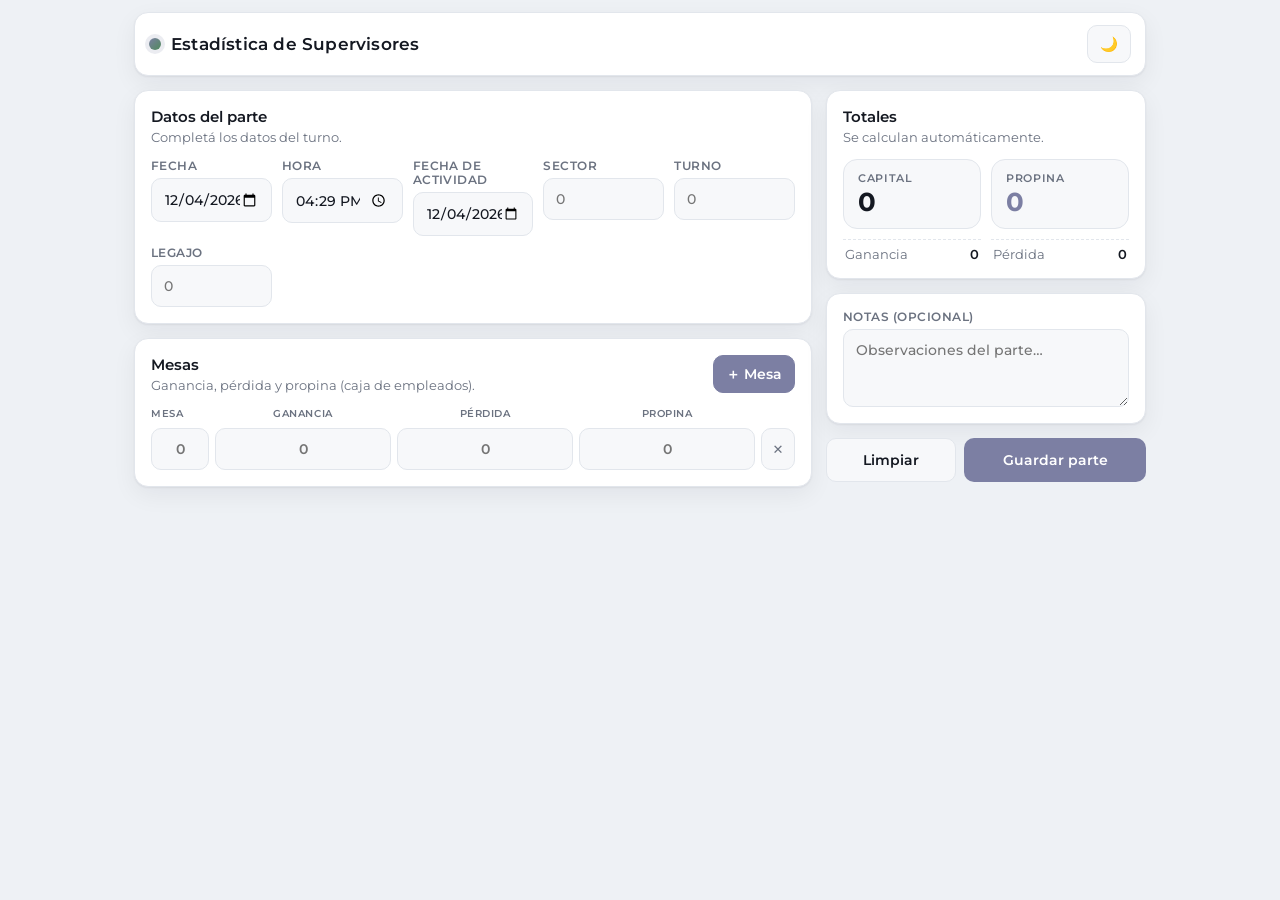
<file: index.html>
<!DOCTYPE html>
<html lang="es">
<head>
  <meta charset="UTF-8" />
  <meta name="viewport" content="width=device-width, initial-scale=1.0" />
  <meta name="theme-color" content="#eef1f5" />
  <title>Estadística de Supervisores</title>

  <link rel="preconnect" href="https://fonts.googleapis.com" />
  <link rel="preconnect" href="https://fonts.gstatic.com" crossorigin />
  <link href="https://fonts.googleapis.com/css2?family=Montserrat:wght@400;500;600;700&display=swap" rel="stylesheet" />
  <link rel="stylesheet" href="styles.css?v=2" />
</head>
<body>
  <div class="app">
    <header class="topbar">
      <div class="brand">
        <span class="brand-dot" aria-hidden="true"></span>
        <h1>Estadística de Supervisores</h1>
      </div>
      <div class="topbar-actions">
        <button id="syncBadge" class="sync-badge" type="button" hidden></button>
        <button id="btnTheme" class="icon-btn" type="button" title="Cambiar tema" aria-label="Cambiar tema">🌙</button>
      </div>
    </header>

    <main class="sheet">
      <!-- ============ Datos del parte ============ -->
      <section class="card">
        <h2 class="card-title">Datos del parte</h2>
        <p class="card-sub">Completá los datos del turno.</p>
        <div class="meta-grid">
          <label class="field">Fecha
            <input id="fecha" type="date" />
          </label>
          <label class="field">Hora
            <input id="hora" type="time" />
          </label>
          <label class="field">Fecha de actividad
            <input id="activityDate" type="date" />
          </label>
          <label class="field">Sector
            <input id="sector" type="number" inputmode="numeric" min="0" step="1" placeholder="0" />
          </label>
          <label class="field">Turno
            <input id="turno" type="number" inputmode="numeric" min="0" step="1" placeholder="0" />
          </label>
          <label class="field">Legajo
            <input id="legajo" type="number" inputmode="numeric" min="0" step="1" placeholder="0" />
          </label>
        </div>
      </section>

      <!-- ============ Mesas ============ -->
      <section class="card">
        <div class="card-head">
          <div>
            <h2 class="card-title">Mesas</h2>
            <p class="card-sub">Ganancia, pérdida y propina (caja de empleados).</p>
          </div>
          <button id="btnAddMesa" class="icon-btn icon-btn-accent" type="button">＋ Mesa</button>
        </div>

        <div class="mesa-head" aria-hidden="true">
          <span>Mesa</span>
          <span>Ganancia</span>
          <span>Pérdida</span>
          <span>Propina</span>
          <span></span>
        </div>
        <div id="mesas" class="mesas"></div>
        <p id="mesasError" class="form-error" hidden></p>
        <p id="mesasEmpty" class="empty" hidden>Agregá al menos una mesa.</p>
      </section>
    </main>

    <!-- ============ Panel: totales + acciones ============ -->
    <aside class="panel">
      <section class="card">
        <h2 class="card-title">Totales</h2>
        <p class="card-sub">Se calculan automáticamente.</p>
        <div class="totals">
          <div class="total total-capital" id="capitalWrap">
            <span class="total-label">Capital</span>
            <span class="total-value" id="tCapital">0</span>
          </div>
          <div class="total total-propina">
            <span class="total-label">Propina</span>
            <span class="total-value" id="tPropina">0</span>
          </div>
        </div>
        <div class="totals-sm">
          <div class="total-sm"><span class="total-sm-label">Ganancia</span><span class="total-sm-value" id="tGanancia">0</span></div>
          <div class="total-sm"><span class="total-sm-label">Pérdida</span><span class="total-sm-value" id="tPerdida">0</span></div>
        </div>
      </section>

      <section class="card">
        <label class="field field-notes">Notas (opcional)
          <textarea id="notas" rows="3" placeholder="Observaciones del parte…"></textarea>
        </label>
      </section>

      <div class="panel-actions">
        <button id="btnClear" class="btn btn-ghost" type="button">Limpiar</button>
        <button id="btnSave" class="btn btn-primary" type="button">Guardar parte</button>
      </div>
    </aside>
  </div>

  <div id="toast" class="toast" hidden></div>

  <!-- ============ Modal de confirmación ============ -->
  <div id="confirmModal" class="modal" hidden>
    <div class="modal-card">
      <h3 id="confirmTitle" class="modal-title">Confirmar</h3>
      <p id="confirmBody" class="modal-body"></p>
      <div class="modal-actions">
        <button id="confirmNo" class="btn btn-ghost" type="button">Cancelar</button>
        <button id="confirmYes" class="btn btn-primary" type="button">Aceptar</button>
      </div>
    </div>
  </div>

  <!-- ============ Modal de parte guardado ============ -->
  <div id="okModal" class="modal" hidden>
    <div class="modal-card">
      <h3 class="modal-title">✅ Parte guardado</h3>
      <div id="okBody" class="modal-body ok-body"></div>
      <div class="modal-actions">
        <button data-close class="btn btn-primary" type="button">Listo</button>
      </div>
    </div>
  </div>

  <script src="config.js?v=2"></script>
  <script src="supabase.js?v=2"></script>
  <script src="app.js?v=2"></script>
</body>
</html>
</file>
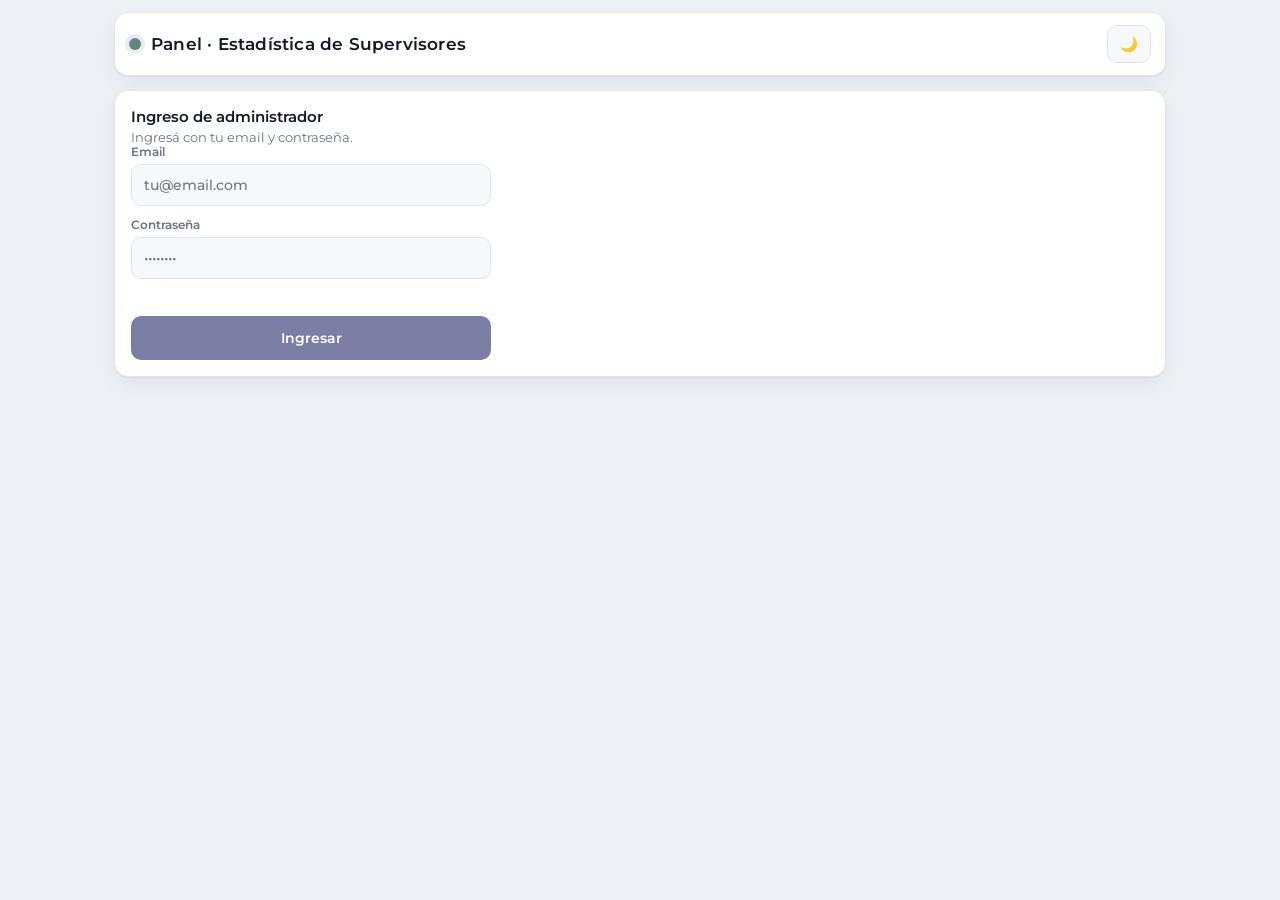
<file: admin.html>
<!DOCTYPE html>
<html lang="es">
<head>
  <meta charset="UTF-8" />
  <meta name="viewport" content="width=device-width, initial-scale=1.0" />
  <meta name="robots" content="noindex, nofollow" />
  <meta name="theme-color" content="#eef1f5" />
  <title>Estadística de Supervisores · Admin</title>

  <link rel="preconnect" href="https://fonts.googleapis.com" />
  <link rel="preconnect" href="https://fonts.gstatic.com" crossorigin />
  <link href="https://fonts.googleapis.com/css2?family=Montserrat:wght@400;500;600;700&display=swap" rel="stylesheet" />
  <link rel="stylesheet" href="styles.css?v=2" />
</head>
<body>
  <div class="admin">
    <header class="topbar">
      <div class="brand">
        <span class="brand-dot" aria-hidden="true"></span>
        <h1>Panel · Estadística de Supervisores</h1>
      </div>
      <div class="topbar-actions">
        <button id="btnReload" class="icon-btn" type="button" title="Recargar datos" hidden>↻</button>
        <button id="btnExport" class="icon-btn" type="button" title="Exportar CSV" hidden>CSV</button>
        <button id="btnTheme" class="icon-btn" type="button" title="Cambiar tema" aria-label="Cambiar tema">🌙</button>
        <button id="btnLogout" class="icon-btn" type="button" hidden>Salir</button>
      </div>
    </header>

    <!-- ============ Login ============ -->
    <div id="loginView" class="card">
      <h2 class="card-title">Ingreso de administrador</h2>
      <p class="card-sub">Ingresá con tu email y contraseña.</p>
      <form id="loginForm" class="form">
        <label class="field">Email
          <input id="email" type="email" autocomplete="username" placeholder="tu@email.com" />
        </label>
        <label class="field">Contraseña
          <input id="password" type="password" autocomplete="current-password" placeholder="••••••••" />
        </label>
        <p id="loginMsg" class="form-msg"></p>
        <button id="loginBtn" class="btn btn-primary" type="submit">Ingresar</button>
      </form>
    </div>

    <!-- ============ Dashboard ============ -->
    <div id="dashView" hidden>
      <section class="card">
        <h2 class="card-title">Filtros</h2>
        <p class="card-sub">Dejá un campo vacío para no filtrar por ese criterio.</p>
        <div class="filters">
          <label class="field">Desde (fecha actividad)
            <input id="fFrom" type="date" />
          </label>
          <label class="field">Hasta (fecha actividad)
            <input id="fTo" type="date" />
          </label>
          <label class="field">Sector
            <input id="fSector" type="number" inputmode="numeric" min="0" placeholder="Todos" />
          </label>
          <label class="field">Turno
            <input id="fTurno" type="number" inputmode="numeric" min="0" placeholder="Todos" />
          </label>
          <label class="field">Legajo
            <input id="fLegajo" type="number" inputmode="numeric" min="0" placeholder="Todos" />
          </label>
          <button id="btnApply" class="btn btn-primary" type="button">Aplicar filtros</button>
        </div>
      </section>

      <div class="kpis" id="kpis"></div>

      <div class="grid-2">
        <section class="card">
          <h2 class="card-title">Partes por día</h2>
          <p class="card-sub">Últimos 14 días con actividad.</p>
          <div id="dayBars" class="bars"></div>
        </section>
        <section class="card">
          <h2 class="card-title">Por turno</h2>
          <div class="table-scroll"><table id="turnoTable" class="data-table"></table></div>
        </section>
      </div>

      <div class="grid-2">
        <section class="card">
          <h2 class="card-title">Por sector</h2>
          <div class="table-scroll"><table id="sectorTable" class="data-table"></table></div>
        </section>
        <section class="card">
          <h2 class="card-title">Por supervisor (legajo)</h2>
          <div class="table-scroll"><table id="legajoTable" class="data-table"></table></div>
        </section>
      </div>

      <section class="card">
        <h2 class="card-title">Por fecha de actividad</h2>
        <div class="table-scroll"><table id="dayTable" class="data-table"></table></div>
      </section>

      <section class="card">
        <h2 class="card-title">Partes</h2>
        <p class="card-sub">Tocá ▶ para ver el detalle de las mesas.</p>
        <div class="table-scroll"><table id="reportsTable" class="data-table"></table></div>
      </section>
    </div>
  </div>

  <div id="toast" class="toast" hidden></div>

  <script src="config.js?v=2"></script>
  <script src="supabase.js?v=2"></script>
  <script src="admin.js?v=2"></script>
</body>
</html>
</file>
<file: styles.css>
/* =============================================================
   Estadística de Supervisores — Estilos
   ============================================================= */

:root {
  --bg: #eef1f5;
  --surface: #ffffff;
  --surface-2: #f7f8fa;
  --text: #141821;
  --muted: #6b7280;
  --border: #e2e6ec;
  --shadow: 0 1px 2px rgba(16, 24, 40, .06), 0 8px 24px rgba(16, 24, 40, .06);

  --accent: #7c7fa3;
  --accent-ink: #ffffff;
  --pos: #4f8a5b;
  --neg: #b5655e;
  --danger: #b5655e;

  --cell-empty: #f3f5f9;
  --radius: 14px;
  --radius-sm: 9px;
  --anim: 190ms;
}

body.dark {
  --bg: #0d0f13;
  --surface: #161a21;
  --surface-2: #1c212b;
  --text: #e8ebf0;
  --muted: #98a1b3;
  --border: #262c38;
  --shadow: 0 1px 2px rgba(0, 0, 0, .4), 0 10px 30px rgba(0, 0, 0, .35);

  --accent: #a2a5d4;
  --accent-ink: #16181f;
  --pos: #6faa7c;
  --neg: #c9837c;
  --danger: #c9837c;

  --cell-empty: #14181f;
}

* { box-sizing: border-box; }
html, body { height: 100%; }

body {
  margin: 0;
  font-family: 'Montserrat', -apple-system, BlinkMacSystemFont, 'Segoe UI', system-ui, sans-serif;
  background: var(--bg);
  color: var(--text);
  -webkit-font-smoothing: antialiased;
  -webkit-tap-highlight-color: transparent;
  transition: background var(--anim) ease, color var(--anim) ease;
}

h1 { font-size: 1.05rem; margin: 0; font-weight: 600; letter-spacing: .2px; }
button { font-family: inherit; cursor: pointer; }

/* El atributo hidden siempre debe ganar, incluso sobre .modal { display: grid } */
[hidden] { display: none !important; }

/* ===================== LAYOUT ===================== */
.app {
  max-width: 1040px;
  margin: 0 auto;
  padding: 12px 14px 40px;
  display: grid;
  grid-template-columns: minmax(0, 1fr) 320px;
  grid-template-areas:
    "topbar topbar"
    "sheet  panel";
  gap: 14px;
  align-items: start;
}
.sheet { grid-area: sheet; display: flex; flex-direction: column; gap: 14px; min-width: 0; }
.panel { grid-area: panel; display: flex; flex-direction: column; gap: 14px; position: sticky; top: 12px; }

/* ===================== TOPBAR ===================== */
.topbar {
  grid-area: topbar;
  display: flex;
  align-items: center;
  justify-content: space-between;
  background: var(--surface);
  border: 1px solid var(--border);
  border-radius: var(--radius);
  padding: 12px 14px;
  box-shadow: var(--shadow);
}
.brand { display: flex; align-items: center; gap: 10px; min-width: 0; }
.brand h1 { white-space: nowrap; overflow: hidden; text-overflow: ellipsis; }
.brand-dot {
  width: 12px; height: 12px; border-radius: 50%;
  background: linear-gradient(135deg, var(--accent), var(--pos));
  box-shadow: 0 0 0 4px color-mix(in srgb, var(--accent) 15%, transparent);
  flex: 0 0 auto;
}
.topbar-actions { display: flex; align-items: center; gap: 8px; }

.icon-btn {
  border: 1px solid var(--border);
  background: var(--surface-2);
  color: var(--text);
  height: 38px; min-width: 38px;
  padding: 0 12px;
  border-radius: 10px;
  font-size: .9rem; font-weight: 600;
  transition: transform var(--anim) ease, background var(--anim) ease, border-color var(--anim) ease;
}
.icon-btn:hover { transform: translateY(-1px); }
.icon-btn:active { transform: translateY(0) scale(.97); }
.icon-btn-accent { background: var(--accent); border-color: var(--accent); color: var(--accent-ink); }

.sync-badge {
  font-size: .7rem; font-weight: 600;
  color: #92400e; background: #fef3c7;
  border: 0; border-radius: 999px; padding: 4px 9px;
  font-family: inherit; line-height: 1.2; cursor: pointer;
}
.sync-badge:hover { filter: brightness(.95); }
body.dark .sync-badge { color: #fde68a; background: #422006; }

/* ===================== CARDS ===================== */
.card {
  background: var(--surface);
  border: 1px solid var(--border);
  border-radius: var(--radius);
  padding: 16px;
  box-shadow: var(--shadow);
}
.card-title { margin: 0; font-size: .95rem; font-weight: 600; }
.card-sub { margin: 4px 0 0; font-size: .8rem; color: var(--muted); }
.card-head {
  display: flex; align-items: flex-start; justify-content: space-between;
  gap: 10px; margin-bottom: 14px;
}

/* ===================== FIELDS ===================== */
.field {
  display: flex; flex-direction: column; gap: 5px;
  font-size: .74rem; color: var(--muted); font-weight: 600;
  text-transform: uppercase; letter-spacing: .04em;
}
.field input, .field textarea {
  font-family: inherit;
  font-size: .9rem; font-weight: 500;
  padding: 11px 12px;
  border-radius: 10px;
  border: 1px solid var(--border);
  background: var(--surface-2);
  color: var(--text);
  text-transform: none; letter-spacing: normal;
}
.field input:focus, .field textarea:focus {
  outline: 2px solid var(--accent); outline-offset: 1px; border-color: transparent;
}
.field textarea { resize: vertical; min-height: 66px; }
.meta-grid { display: grid; grid-template-columns: repeat(auto-fit, minmax(120px, 1fr)); gap: 10px; margin-top: 14px; }

/* ===================== MESAS ===================== */
.mesa-head, .mesa-row {
  display: grid;
  grid-template-columns: 58px 1fr 1fr 1fr 34px;
  gap: 6px;
  align-items: center;
}
.mesa-head {
  font-size: .64rem; text-transform: uppercase; letter-spacing: .05em;
  color: var(--muted); font-weight: 600; padding: 0 0 8px;
}
.mesa-head span:nth-child(2),
.mesa-head span:nth-child(3),
.mesa-head span:nth-child(4) { text-align: center; }
.mesas { display: flex; flex-direction: column; gap: 8px; }

.mesa-input {
  width: 100%;
  font-family: inherit;
  font-size: .9rem; font-weight: 600;
  text-align: center;
  padding: 11px 6px;
  border-radius: 10px;
  border: 1px solid var(--border);
  background: var(--surface-2);
  color: var(--text);
  -moz-appearance: textfield;
  appearance: textfield;
}
.mesa-input:focus { outline: 2px solid var(--accent); outline-offset: 1px; border-color: transparent; }
.mesa-input::-webkit-outer-spin-button,
.mesa-input::-webkit-inner-spin-button { -webkit-appearance: none; margin: 0; }
.mesa-input.input-err,
.mesa-input.input-err:focus {
  border-color: var(--danger);
  outline-color: var(--danger);
  box-shadow: 0 0 0 2px color-mix(in srgb, var(--danger) 20%, transparent);
}
.form-error {
  margin: 10px 2px 0;
  font-size: .78rem;
  font-weight: 600;
  color: var(--danger);
}

.row-del {
  border: 1px solid var(--border);
  background: var(--surface-2);
  color: var(--muted);
  border-radius: 10px;
  height: 42px;
  font-size: .82rem;
  transition: color var(--anim) ease, border-color var(--anim) ease, transform var(--anim) ease;
}
.row-del:hover { color: var(--danger); border-color: var(--danger); }
.row-del:active { transform: scale(.94); }

/* ===================== TOTALES ===================== */
.totals { display: grid; grid-template-columns: 1fr 1fr; gap: 10px; margin-top: 14px; }
.total {
  border-radius: var(--radius);
  padding: 12px 14px;
  border: 1px solid var(--border);
  background: var(--surface-2);
  display: flex; flex-direction: column; gap: 3px;
}
.total-label { font-size: .66rem; text-transform: uppercase; letter-spacing: .06em; color: var(--muted); font-weight: 600; }
.total-value { font-size: 1.6rem; font-weight: 700; line-height: 1.1; }
.total-capital .total-value { color: var(--text); }
.total-capital.pos .total-value { color: var(--pos); }
.total-capital.neg .total-value { color: var(--neg); }
.total-propina .total-value { color: var(--accent); }

.totals-sm { display: grid; grid-template-columns: 1fr 1fr; gap: 10px; margin-top: 10px; }
.total-sm {
  display: flex; justify-content: space-between; align-items: baseline;
  padding: 7px 2px 0; border-top: 1px dashed var(--border); font-size: .8rem;
}
.total-sm-label { color: var(--muted); }
.total-sm-value { font-weight: 600; }

/* ===================== BOTONES ===================== */
.btn {
  border-radius: 10px;
  border: 1px solid transparent;
  padding: 11px 14px;
  font-size: .86rem; font-weight: 600;
  transition: transform var(--anim) ease, background var(--anim) ease, filter var(--anim) ease;
  min-height: 44px;
}
.btn:hover { transform: translateY(-1px); }
.btn:active { transform: translateY(0) scale(.98); }
.btn-primary { background: var(--accent); color: var(--accent-ink); }
.btn-primary:hover { filter: brightness(1.06); }
.btn-ghost { background: var(--surface-2); border-color: var(--border); color: var(--text); }
.btn-danger { background: var(--danger); color: #fff; }

.panel-actions { display: grid; grid-template-columns: 1fr 1.4fr; gap: 8px; }

/* ===================== MODALES ===================== */
.modal {
  position: fixed; inset: 0;
  background: rgba(8, 10, 14, .55);
  backdrop-filter: blur(3px);
  display: grid; place-items: center;
  padding: 18px;
  z-index: 100;
  animation: modal-fade 160ms ease;
}
@keyframes modal-fade { from { opacity: 0; } to { opacity: 1; } }

.modal-card {
  background: var(--surface);
  border: 1px solid var(--border);
  border-radius: 18px;
  padding: 18px;
  width: 100%;
  max-width: 380px;
  box-shadow: 0 24px 60px rgba(0, 0, 0, .35);
  animation: modal-pop 180ms cubic-bezier(.34, 1.4, .64, 1);
}
@keyframes modal-pop { from { transform: translateY(10px) scale(.97); opacity: .6; } to { transform: none; opacity: 1; } }

.modal-title { margin: 0 0 12px; font-weight: 600; font-size: 1rem; }
.modal-body { margin: 0; font-size: .86rem; line-height: 1.55; color: var(--text); }
.modal-actions { display: flex; gap: 8px; justify-content: flex-end; margin-top: 16px; }
.modal-actions .btn { flex: 0 0 auto; padding-inline: 18px; }

.ok-body { display: flex; flex-direction: column; gap: 6px; margin-top: 4px; }
.ok-body .ok-row {
  display: flex; justify-content: space-between; gap: 10px;
  padding: 6px 0; border-bottom: 1px dashed var(--border);
}
.ok-body .ok-row:last-child { border-bottom: none; }
.ok-body .ok-row span { color: var(--muted); }
.ok-body .ok-row b { font-weight: 700; }

/* ===================== TOAST ===================== */
.toast {
  position: fixed;
  left: 50%;
  bottom: calc(20px + env(safe-area-inset-bottom));
  transform: translateX(-50%);
  background: #14181f;
  color: #fff;
  padding: 11px 16px;
  border-radius: 12px;
  font-size: .82rem;
  font-weight: 500;
  box-shadow: 0 12px 30px rgba(0, 0, 0, .35);
  z-index: 120;
  max-width: 90vw;
  text-align: center;
  animation: toast-in 180ms ease;
}
@keyframes toast-in { from { opacity: 0; transform: translate(-50%, 8px); } to { opacity: 1; transform: translate(-50%, 0); } }
.toast.warn { background: #92400e; }

/* ===================== RESPONSIVE ===================== */
@media (max-width: 860px) {
  .app {
    grid-template-columns: 1fr;
    grid-template-areas:
      "topbar"
      "sheet"
      "panel";
    padding-bottom: calc(96px + env(safe-area-inset-bottom));
  }
  .panel { position: static; }
  .panel-actions {
    position: fixed;
    left: 50%;
    bottom: calc(12px + env(safe-area-inset-bottom));
    transform: translateX(-50%);
    width: calc(100% - 24px);
    max-width: 460px;
    background: var(--surface);
    border: 1px solid var(--border);
    border-radius: 16px;
    padding: 8px;
    box-shadow: var(--shadow);
    z-index: 40;
  }
  .toast { bottom: calc(84px + env(safe-area-inset-bottom)); }
}

@media (max-width: 430px) {
  .app { padding: 10px 10px calc(96px + env(safe-area-inset-bottom)); gap: 10px; }
  .brand h1 { font-size: .9rem; }
  .mesa-head, .mesa-row { grid-template-columns: 48px 1fr 1fr 1fr 32px; gap: 5px; }
  .mesa-input { font-size: .84rem; padding: 10px 4px; }
  .total-value { font-size: 1.4rem; }
}

/* =============================================================
   PANEL ADMIN
   ============================================================= */
.admin {
  max-width: 1080px;
  margin: 0 auto;
  padding: 12px 14px 40px;
  display: flex;
  flex-direction: column;
  gap: 14px;
}

.form { display: flex; flex-direction: column; gap: 12px; max-width: 360px; }
.form .field { text-transform: none; letter-spacing: normal; }
.form-msg { font-size: .8rem; color: var(--danger); margin: 0; min-height: 1em; }

/* KPIs */
.kpis {
  display: grid;
  grid-template-columns: repeat(auto-fit, minmax(140px, 1fr));
  gap: 10px;
}
.kpi {
  background: var(--surface);
  border: 1px solid var(--border);
  border-radius: var(--radius);
  padding: 12px 14px;
  box-shadow: var(--shadow);
  display: flex; flex-direction: column; gap: 3px;
}
.kpi-label { font-size: .68rem; color: var(--muted); text-transform: uppercase; letter-spacing: .05em; }
.kpi-value { font-size: 1.45rem; font-weight: 700; line-height: 1.1; }
.kpi-value.pos { color: var(--pos); }
.kpi-value.neg { color: var(--neg); }
.kpi-sub { font-size: .72rem; color: var(--muted); }

/* Filtros */
.filters {
  display: grid;
  grid-template-columns: repeat(auto-fit, minmax(130px, 1fr));
  gap: 10px;
  align-items: end;
}
.filters .field { text-transform: none; letter-spacing: normal; }
.filters .btn { min-height: 42px; }

/* Grid de tarjetas */
.grid-2 { display: grid; grid-template-columns: 1fr 1fr; gap: 14px; margin: 0; }

/* Tablas */
.table-scroll { overflow: auto; max-height: 60vh; }
.data-table { width: 100%; border-collapse: collapse; font-size: .82rem; }
.data-table th, .data-table td {
  text-align: left;
  padding: 8px 10px;
  border-bottom: 1px solid var(--border);
  white-space: nowrap;
}
.data-table th {
  position: sticky; top: 0;
  background: var(--surface);
  color: var(--muted);
  font-weight: 600;
  font-size: .7rem;
  text-transform: uppercase;
  letter-spacing: .04em;
  z-index: 1;
}
.data-table tbody tr:hover { background: var(--surface-2); }
.data-table .mono { font-family: ui-monospace, SFMono-Regular, Menlo, monospace; font-size: .78rem; }
.data-table .num { text-align: right; font-weight: 600; }
.data-table .empty, .empty { color: var(--muted); text-align: center; padding: 18px; font-size: .82rem; }
.data-table tfoot td { font-weight: 700; border-top: 2px solid var(--border); }
.data-table .pos { color: var(--pos); }
.data-table .neg { color: var(--neg); }

.js-toggle {
  border: 1px solid var(--border);
  background: var(--surface-2);
  color: var(--muted);
  border-radius: 8px;
  width: 26px; height: 26px;
  font-size: .8rem; line-height: 1;
  transition: color var(--anim) ease, border-color var(--anim) ease;
}
.js-toggle:hover { color: var(--accent); border-color: var(--accent); }
.detail-row td { background: var(--surface-2); white-space: normal; }
.detail-inner { padding: 4px 0; }
.detail-inner .chip {
  display: inline-block;
  margin: 2px 6px 2px 0;
  padding: 3px 9px;
  border-radius: 999px;
  border: 1px solid var(--border);
  background: var(--surface);
  font-size: .76rem;
}
.detail-notes {
  margin-top: 8px; font-size: .8rem; color: var(--muted); white-space: pre-wrap;
}

/* Barras */
.bars { display: flex; flex-direction: column; gap: 8px; }
.bar-row { display: grid; grid-template-columns: 48px 1fr 40px; align-items: center; gap: 8px; font-size: .78rem; }
.bar-day { color: var(--muted); }
.bar-track { height: 16px; background: var(--cell-empty); border-radius: 999px; overflow: hidden; }
.bar-fill { display: block; height: 100%; background: linear-gradient(90deg, var(--accent), var(--pos)); border-radius: 999px; transition: width var(--anim) ease; }
.bar-val { text-align: right; font-weight: 600; }

@media (max-width: 820px) {
  .grid-2 { grid-template-columns: 1fr; }
}

/* ===================== ACCESIBILIDAD ===================== */
@media (prefers-reduced-motion: reduce) {
  *, *::before, *::after {
    animation-duration: .001ms !important;
    animation-iteration-count: 1 !important;
    transition-duration: .001ms !important;
  }
}
</file>
